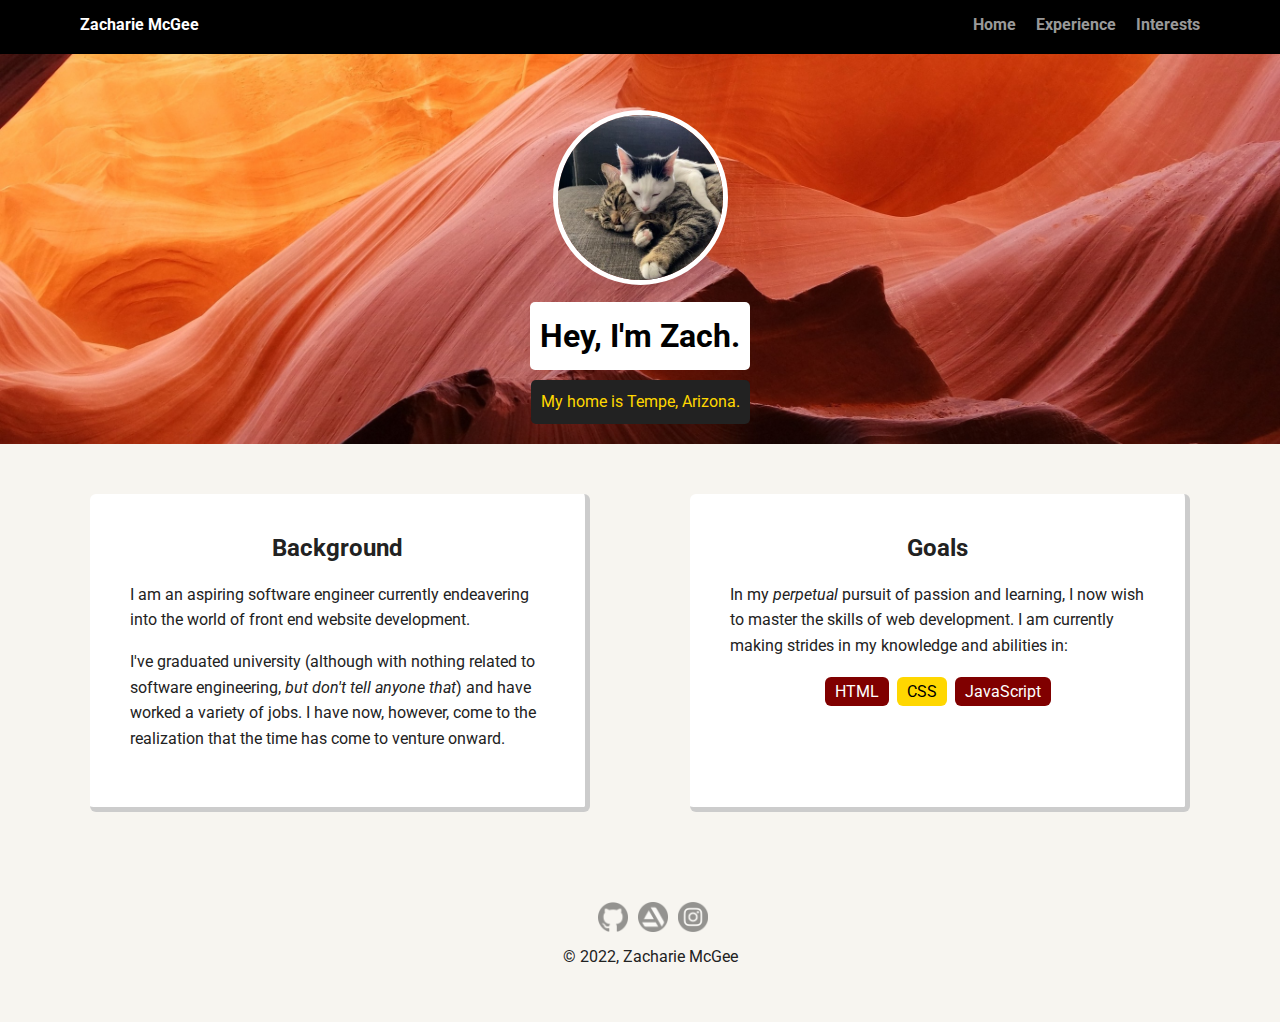
<file: index.html>
<!doctype html>
<html lang="en">
<head>
  <meta charset="utf-8">
  <title>Zacharie McGee's Profile</title>
  <meta name="viewport" content="width=device-width, initial-scale=1.0">
  <link rel="stylesheet" href="../style/styles.css">
  <link href="https://fonts.googleapis.com/css?family=Muli%7CRoboto:400,300,500,700,900" rel="stylesheet"></head>
  <body>

    <nav class="nav-bar">
        <ul class="nav-list">
          <li class="name">Zacharie McGee</li>
          <li><a href="/index.html">Home</a></li>
          <li><a href="/pages/experience.html">Experience</a></li>
          <li><a href="/pages/interests.html">Interests</a></li>
        </ul>
    </nav>

    <header class="home-header">
      <img src="../images/cats.jpg" alt="Zach's Cats" title="My Kitty Cats" class="profile-image">
      <h1 class="tag main">Hey, I'm Zach.</h1>
      <p class="tag location">My home is Tempe, Arizona.</p>
    </header>

    <main class="flex">

      <section class="flexcard">
        <h2 class="card-title">Background</h2>
        <p>I am an aspiring software engineer currently endeavering into the world of front end website development.</p>
        <p>I've graduated university (although with nothing related to software engineering, <em>but don't tell anyone that</em>) and have worked a variety of jobs. I have now, however, come to the realization that the time has come to venture onward.</p>
      </section> 

      <section class="flexcard">
        <h2 class="card-title">Goals</h2>
        <p>In my <em>perpetual</em> pursuit of passion and learning, I now wish to master the skills of web development. I am currently making strides in my knowledge and abilities in:</p>
        <ul class="skill-list">
          <li>HTML</li>
          <li>CSS</li>
          <li>JavaScript</li>
        </ul>
      </section>

    </main>

    <footer>
      <ul>
      
        <li><a href="https://github.com/SkeetersDevJourney" target="_blank" class="social git" title="GitHub">Github</a></li>
        <li><a href="https://zachs_devjourney.artstation.com" target="_blank" class="social artstation" title="ArtStation">ArtStation</a></li>
        <li><a href="https://www.instagram.com/zachs_devjourney" target="_blank" class="social insta" title="Instagram">Instagram</a></li>
        
      </ul>
      <p class="copyright">&copy; 2022, Zacharie McGee</p>

    </footer>

  </body>
  </html>
</file>
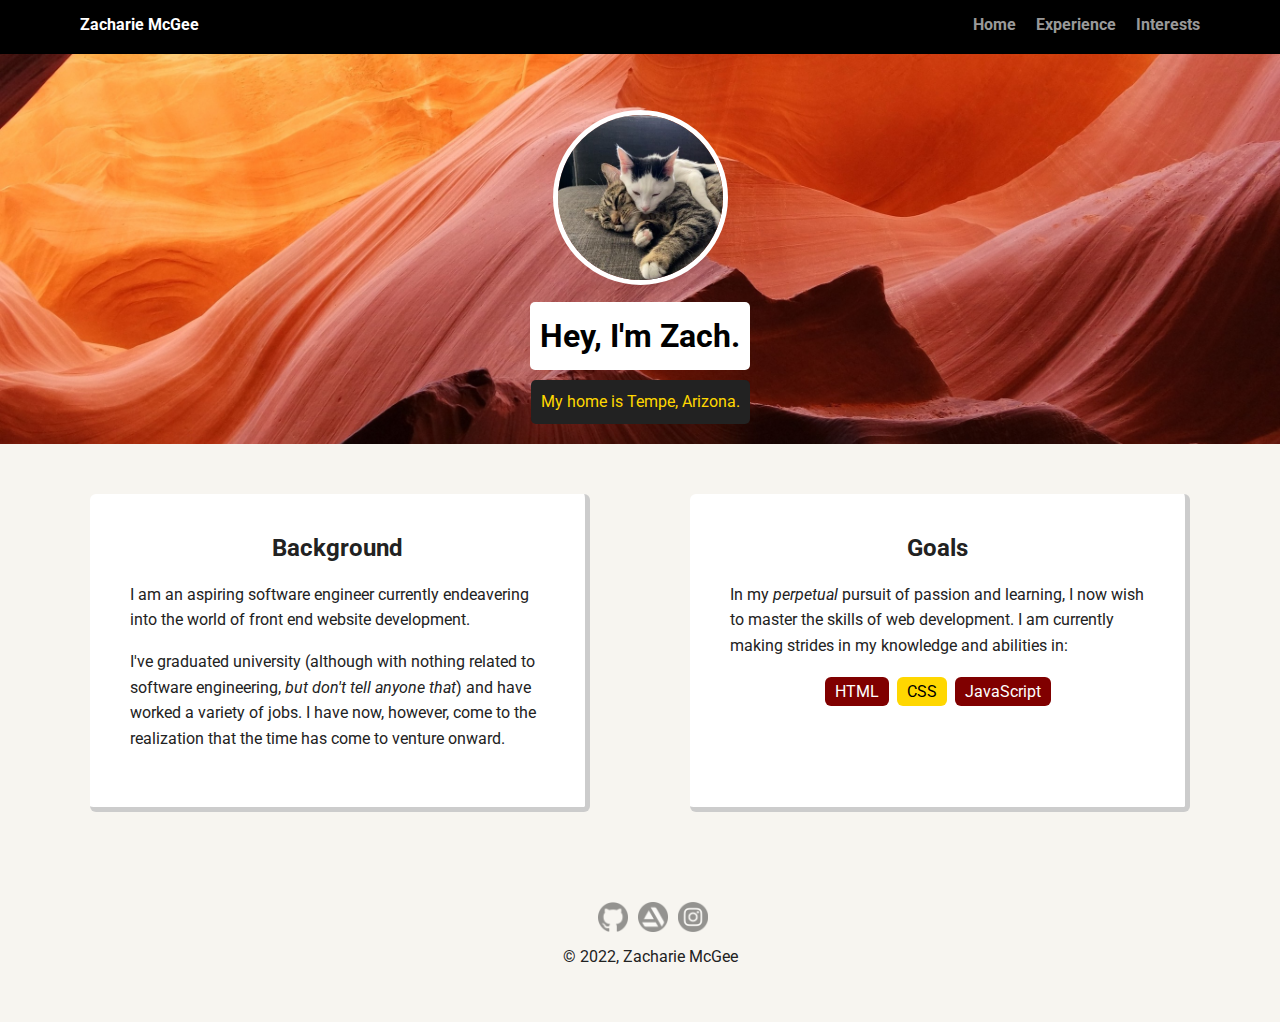
<file: Project01_Portfolio/pages/index.html>
<!doctype html>
<html lang="en">
<head>
  <meta charset="utf-8">
  <title>Zacharie McGee's Profile</title>
  <meta name="viewport" content="width=device-width, initial-scale=1.0">
  <link rel="stylesheet" href="../style/styles.css">
  <link href="https://fonts.googleapis.com/css?family=Muli%7CRoboto:400,300,500,700,900" rel="stylesheet"></head>
  <body>

    <nav class="main-nav">
        <ul class="nav">
          <li class="name">Zacharie McGee</li>
          <li><a href="../pages/index.html">Home</a></li>
          <li><a href="../pages/experience.html">Experience</a></li>
          <li><a href="../pages/interests.html">Interests</a></li>
        </ul>
    </nav>

    <header class="home-header">
      <img src="../images/cats.jpg" alt="Zach's Cats" title="My Kitty Cats" class="profile-image">
      <h1 class="tag main">Hey, I'm Zach.</h1>
      <p class="tag location">My home is Tempe, Arizona.</p>
    </header>

    <main class="flex">

      <section class="card">
        <h2 class="card-title">Background</h2>
        <p>I am an aspiring software engineer currently endeavering into the world of front end website development.</p>
        <p>I've graduated university (although with nothing related to software engineering, <em>but don't tell anyone that</em>) and have worked a variety of jobs. I have now, however, come to the realization that the time has come to venture onward.</p>
      </section> 

      <section class="card">
        <h2 class="card-title">Goals</h2>
        <p>In my <em>perpetual</em> pursuit of passion and learning, I now wish to master the skills of web development. I am currently making strides in my knowledge and abilities in:</p>
        <ul class="skills">
          <li>HTML</li>
          <li>CSS</li>
          <li>JavaScript</li>
        </ul>
      </section>

    </main>

    <footer>
      <ul>
      
        <li><a href="https://github.com/SkeetersDevJourney" target="_blank" class="social git" title="GitHub">Github</a></li>
        <li><a href="https://zachs_devjourney.artstation.com" target="_blank" class="social artstation" title="ArtStation">ArtStation</a></li>
        <li><a href="https://www.instagram.com/zachs_devjourney" target="_blank" class="social insta" title="Instagram">Instagram</a></li>
        
      </ul>
      <p class="copyright">&copy; 2022, Zacharie McGee</p>

    </footer>

  </body>
  </html>
</file>
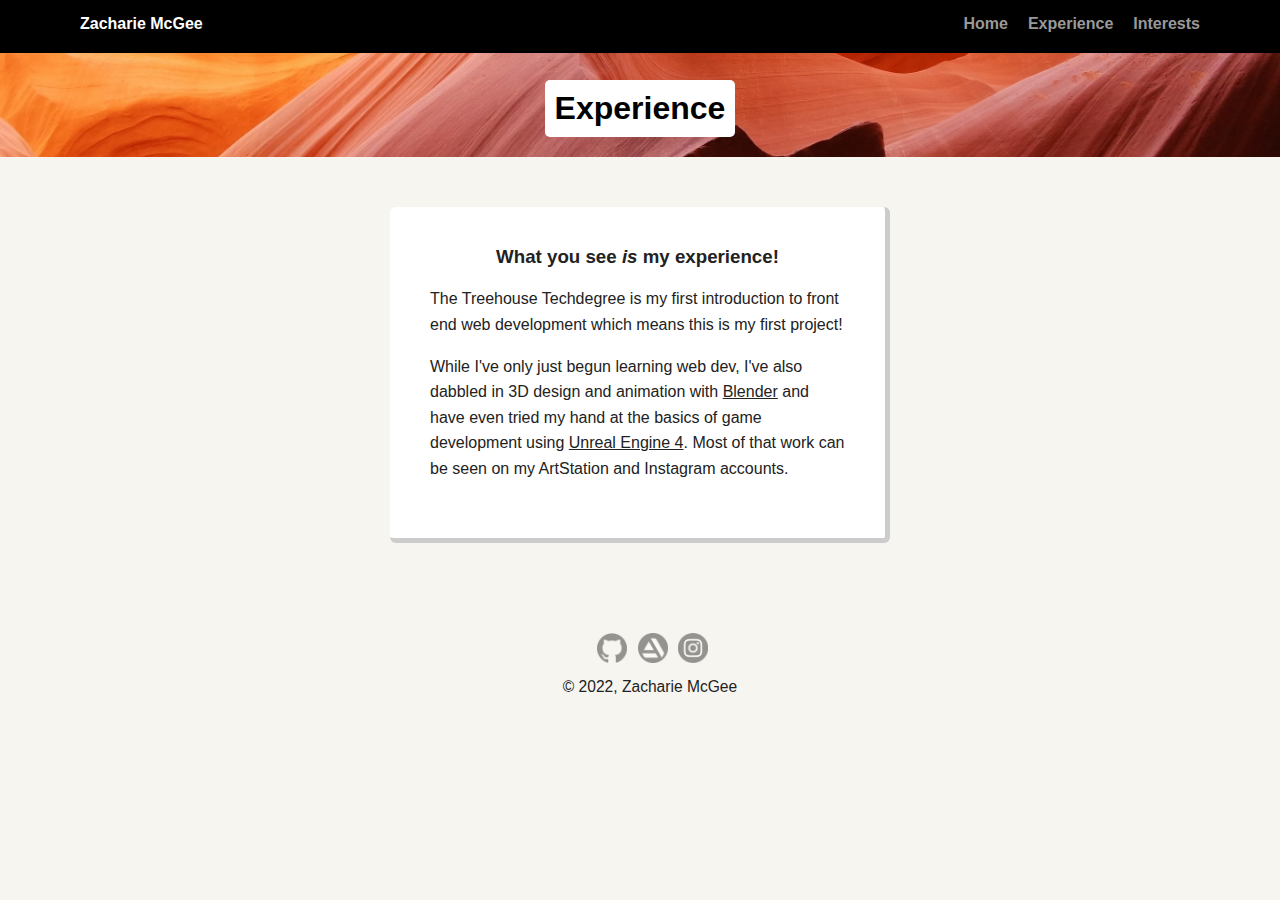
<file: pages/experience.html>
<!DOCTYPE html>
<html lang="en">
<head>
  <title>Experience</title>
  <link rel="stylesheet" href="../style/styles.css">
  <meta charset="utf-8">
  <meta http-equiv="X-UA-Compatible" content="IE=edge">
  <meta name="viewport" content="width=device-width, initial-scale=1.0">
</head>
  <body>

    <nav class="nav-bar">
      <ul class="nav-list">
        <li class="name">Zacharie McGee</li>
        <li><a href="/index.html">Home</a></li>
        <li><a href="/pages/experience.html">Experience</a></li>
        <li><a href="/pages/interests.html">Interests</a></li>
      </ul>
    </nav>

    <header class="other-headers">
      <h1 class="tag main">Experience</h1>
    </header>

    <main class="flex"> 

      <section class="flexcard">
        <h3 class="card-text-1">What you see <em>is</em> my experience!</h3>
        <p>The Treehouse Techdegree is my first introduction to front end web development which means this is my first project!</p>
        <p>While I've only just begun learning web dev, I've also dabbled in 3D design and animation with <u>Blender</u> and have even tried my hand at the basics of game development using <u>Unreal Engine 4</u>. Most of that work can be seen on my ArtStation and Instagram accounts.</p>
      </section> 

    </main>
    <footer>
      <ul>
      
        <li><a href="https://github.com/SkeetersDevJourney" target="_blank" class="social git" title="GitHub">Github</a></li>
        <li><a href="https://zachs_devjourney.artstation.com" target="_blank" class="social artstation" title="ArtStation">ArtStation</a></li>
        <li><a href="https://www.instagram.com/zachs_devjourney" target="_blank" class="social insta" title="Instagram">Instagram</a></li>
        
      </ul>
      <p class="copyright">&copy; 2022, Zacharie McGee</p>
    </footer>
  </body>
</html>
</file>
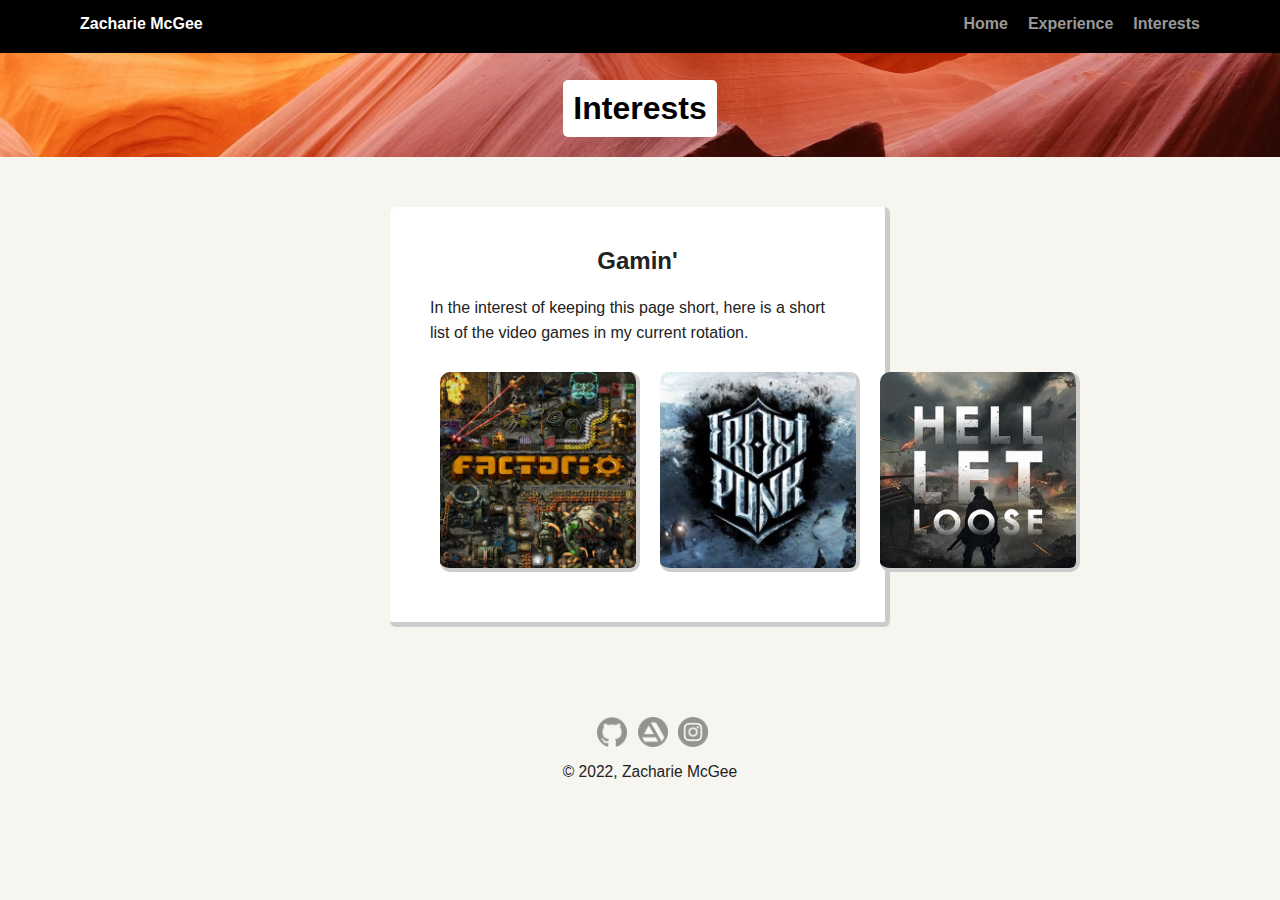
<file: pages/interests.html>
<!DOCTYPE html>
<html lang="en">
<head>
  <title>Interests</title>
  <link rel="stylesheet" href="../style/styles.css">
  <meta charset="UTF-8">
  <meta http-equiv="X-UA-Compatible" content="IE=edge">
  <meta name="viewport" content="width=device-width, initial-scale=1.0">
</head>
  <body>

    <nav class="nav-bar">
      <ul class="nav-list">
        <li class="name">Zacharie McGee</li>
        <li><a href="/index.html">Home</a></li>
        <li><a href="/pages/experience.html">Experience</a></li>
        <li><a href="/pages/interests.html">Interests</a></li>
      </ul>
    </nav>

    <header class="other-headers">
      <h1 class="tag main">Interests</h1>
    </header>

    <main class="flex">

      <section class="flexcard">
        <h2 class="card-text-1">Gamin'</h2>
          <p>In the interest of keeping this page short, here is a short list of the video games in my current rotation.</p>
          <div class="flex">
            <img src="../images/factorio_img.jpg" alt="Factorio" class="game-img">
            <img src="../images/frostpunk_img.jpg" alt="Frostpunk" class="game-img">
            <img src="../images/HLL_img.jpg" alt="Hell Let Loose" class="game-img">
          </div>
      </section>

    </main>
    <footer>
      <ul>
      
        <li><a href="https://github.com/SkeetersDevJourney" target="_blank" class="social git" title="GitHub">Github</a></li>
        <li><a href="https://zachs_devjourney.artstation.com" target="_blank" class="social artstation" title="ArtStation">ArtStation</a></li>
        <li><a href="https://www.instagram.com/zachs_devjourney" target="_blank" class="social insta" title="Instagram">Instagram</a></li>
        
      </ul>
      <p class="copyright">&copy; 2022, Zacharie McGee</p>
    </footer>
  </body>
</html>
</file>
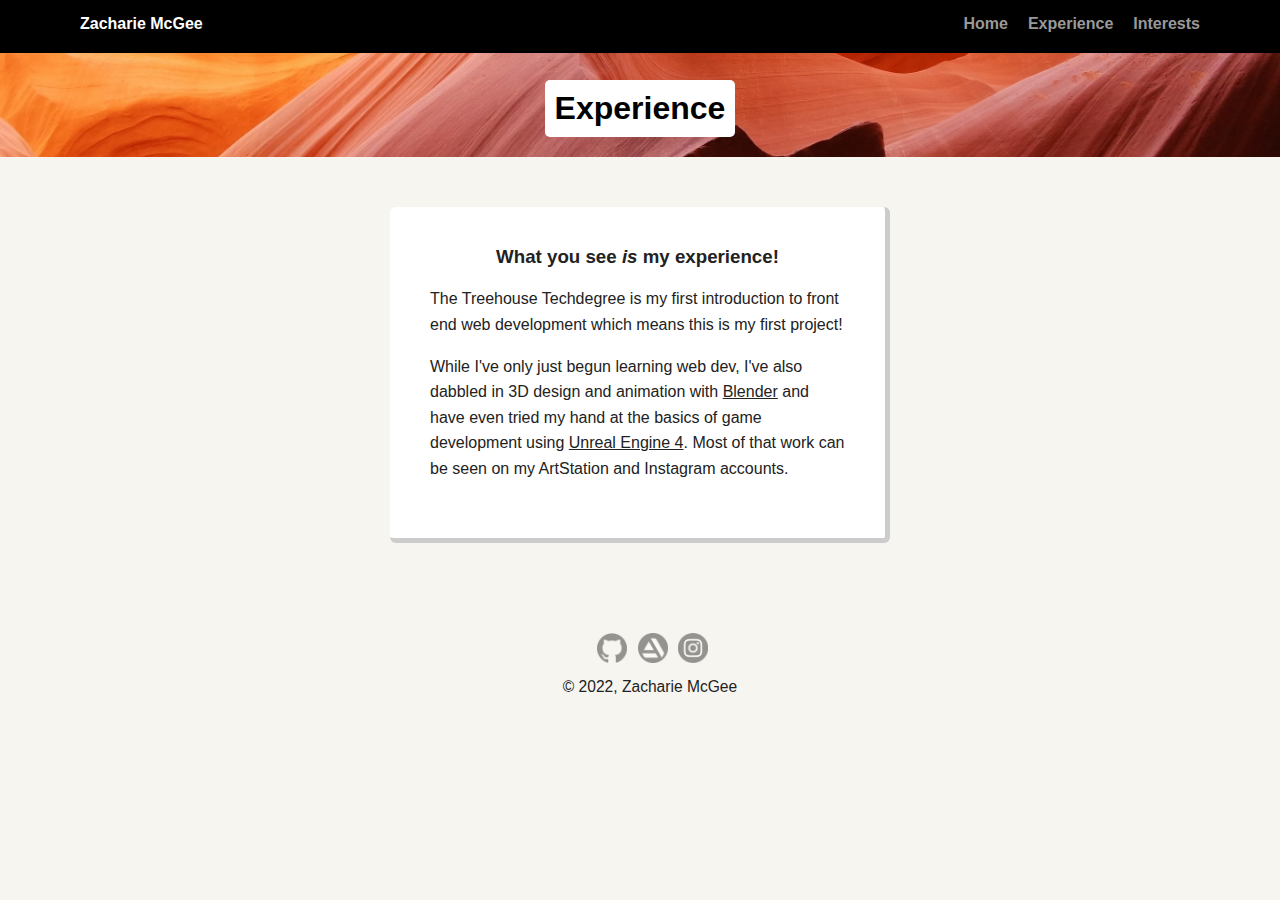
<file: Project01_Portfolio/pages/experience.html>
<!DOCTYPE html>
<html lang="en">
<head>
  <title>Experience</title>
  <link rel="stylesheet" href="../style/styles.css">
  <meta charset="utf-8">
  <meta http-equiv="X-UA-Compatible" content="IE=edge">
  <meta name="viewport" content="width=device-width, initial-scale=1.0">
  <title>Document</title>
</head>
  <body>

    <nav class="main-nav">
      <ul class="nav">
        <li class="name">Zacharie McGee</li>
        <li><a href="../pages/index.html">Home</a></li>
        <li><a href="../pages/experience.html">Experience</a></li>
        <li><a href="../pages/interests.html">Interests</a></li>
      </ul>
    </nav>

    <header class="other-headers">
      <h1 class="tag main">Experience</h1>
    </header>

    <main class="flex"> 

      <section class="card">
        <h3 class="card-text-1">What you see <em>is</em> my experience!</h3>
        <p>The Treehouse Techdegree is my first introduction to front end web development which means this is my first project!</p>
        <p>While I've only just begun learning web dev, I've also dabbled in 3D design and animation with <u>Blender</u> and have even tried my hand at the basics of game development using <u>Unreal Engine 4</u>. Most of that work can be seen on my ArtStation and Instagram accounts.</p>
      </section> 

    </main>
    <footer>
      <ul>
      
        <li><a href="https://github.com/SkeetersDevJourney" target="_blank" class="social git" title="GitHub">Github</a></li>
        <li><a href="https://zachs_devjourney.artstation.com" target="_blank" class="social artstation" title="ArtStation">ArtStation</a></li>
        <li><a href="https://www.instagram.com/zachs_devjourney" target="_blank" class="social insta" title="Instagram">Instagram</a></li>
        
      </ul>
      <p class="copyright">&copy; 2022, Zacharie McGee</p>
    </footer>
  </body>
</html>
</file>
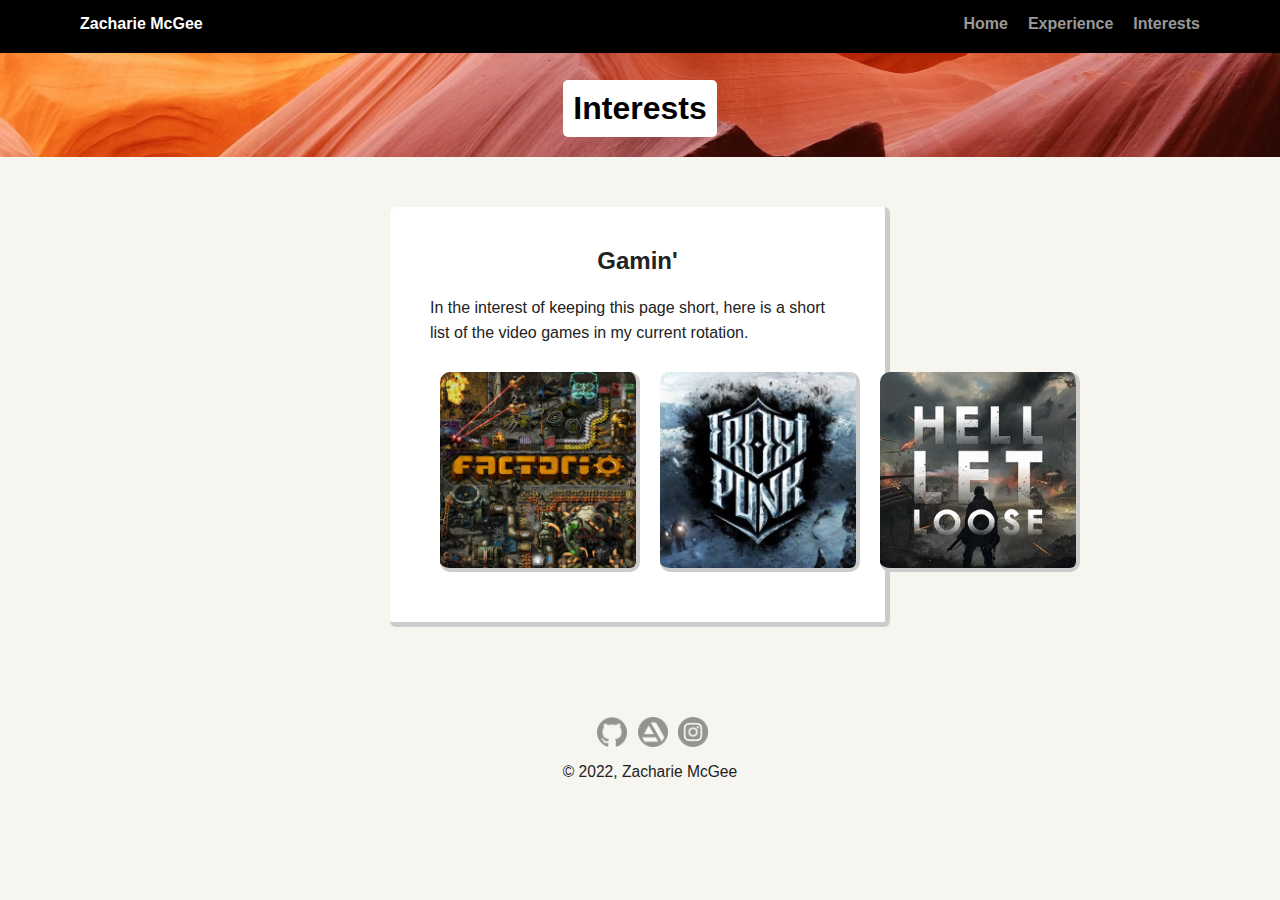
<file: Project01_Portfolio/pages/interests.html>
<!DOCTYPE html>
<html lang="en">
<head>
  <title>Interests</title>
  <link rel="stylesheet" href="../style/styles.css">
  <meta charset="UTF-8">
  <meta http-equiv="X-UA-Compatible" content="IE=edge">
  <meta name="viewport" content="width=device-width, initial-scale=1.0">
  <title>Document</title>
</head>
  <body>

    <nav class="main-nav">
      <ul class="nav">
        <li class="name">Zacharie McGee</li>
        <li><a href="../pages/index.html">Home</a></li>
        <li><a href="../pages/experience.html">Experience</a></li>
        <li><a href="../pages/interests.html">Interests</a></li>
      </ul>
    </nav>

    <header class="other-headers">
      <h1 class="tag main">Interests</h1>
    </header>

    <main class="flex">

      <section class="card">
        <h2 class="card-text-1">Gamin'</h2>
          <p>In the interest of keeping this page short, here is a short list of the video games in my current rotation.</p>
          <div class="flex">
            <img src="../images/factorio_img.jpg" alt="Factorio" class="game-img">
            <img src="../images/frostpunk_img.jpg" alt="Frostpunk" class="game-img">
            <img src="../images/HLL_img.jpg" alt="Hell Let Loose" class="game-img">
          </div>
      </section>

    </main>
    <footer>
      <ul>
      
        <li><a href="https://github.com/SkeetersDevJourney" target="_blank" class="social git" title="GitHub">Github</a></li>
        <li><a href="https://zachs_devjourney.artstation.com" target="_blank" class="social artstation" title="ArtStation">ArtStation</a></li>
        <li><a href="https://www.instagram.com/zachs_devjourney" target="_blank" class="social insta" title="Instagram">Instagram</a></li>
        
      </ul>
      <p class="copyright">&copy; 2022, Zacharie McGee</p>
    </footer>
  </body>
</html>
</file>
<file: style/styles.css>
/* Global Layout Set-up */
* { 
  box-sizing: border-box;
}
  
body {
  margin: 0;
  padding: 0;
  text-align: center;
  font-family: 'Roboto', sans-serif;
  color: #222;
  background: #f7f5f0;
}
/* Link Styles */

a {
  text-decoration: none;
  color: #999;
}
a:hover {
  color: #6633ff;
}

/* Section Styles */

.nav-bar {
  width: 100%;
  background: black;
  min-height: 30px;
  padding: 10px;
  position: fixed;
  text-align: center;
}
.nav-list {
  display: flex;
  justify-content: space-around;
  font-weight: 700;
  list-style-type: none;
  margin: 0 auto;
  padding: 0;
}

.nav-list .name {
    display: block;
    margin-right: auto;
    color: white;
}
.nav-list li {
  padding: 5px 10px 10px 10px;
}
.nav-list a {
  transition: all .5s;
}
.nav-list a:hover {
  color: white
}

.home-header {
  text-align: center;
  background: url('../images/AZ_img.jpg') no-repeat center ;
  background-size: cover;
  overflow: hidden;
  padding-top: 60px;
}

.home-header {
  line-height: 1.5;
}

.other-headers {
  text-align: center;
  background: url('../images/AZ_img.jpg') no-repeat center ;
  background-size: cover;
  overflow: hidden;
  padding-top: 70px;
  padding-bottom: 10px;
}

header .profile-image {
  margin-top: 50px;
  width: 175px;
  height: 175px;
  border-radius: 50%;
  border: 5px solid white;
  transition: all .5s;
}
header .profile-image:hover {
  border: 5px solid #222;
  transform: scale(1.2) rotate(7.5deg);
}
.tag {
  background-color: white;
  color: black;
  padding: 10px;
  border-radius: 5px;
  display: table;
  margin: 10px auto;
  transition: all .5s;
} 

.main:hover {
  transform: scale(1.2);
  background-color: #222;
  color:  gold;
}

.location {
  background-color: #222;
  color: gold;
  margin-bottom: 20px;
}
.flexcard {
  margin: 30px;
  padding: 20px 40px 40px;
  max-width: 500px;
  text-align: left;
  background: #fff;
  border-bottom: 5px solid #ccc;
  border-right:  5px solid #ccc;
  border-radius: 6px;
  transition: all .5s;
}
.flexcard:hover {
  border-color: maroon;
}
.card-title {
  text-align: center;
}

.card-text-1 {
  text-align: center;
}

.game-img {
  max-width: 200px;
  margin: 10px;
  border-bottom: 4px solid #ccc;
  border-right:  4px solid #ccc;
  border-radius: 10px;
}

.game-img:hover {
  border-color: maroon;
  transition: all .5s;
}

ul.skill-list {
  padding: 0;
  text-align: center;
}

.skill-list li {
  border-radius: 6px;
  display: inline-block;
  background: gold;
  color: white;
  padding: 5px 10px;
  margin: 2px;
}

.skill-list li:nth-child(odd) {
  background: maroon
  ;
}
.skill-list li:nth-child(even) {
  color: black
  ;
}

footer {
  width: 100%; 
  min-height: 30px;
  padding: 20px 0 40px 20px; 
}

footer .copyright {
  top: -8px;
  font-size: .75em;
}

footer ul {
  list-style-type: none;
  margin: 0;
  padding: 0;
}

footer ul li {
  display: inline-block;
}

.artstation {
  background-image: url(../images/art_img.png);
}
.git {
    background-image: url(../images/git_img.png);
}
.insta {
  background-image: url(../images/insta_img.png);
}

.social {
  display: inline-block;
  text-indent: -9999px;
  margin-left: 5px;
  width: 30px;
  height: 30px;
  background-size: 30px 30px;
  opacity: .4;
  transition: all .5s;
}

.social:hover {
  opacity: 1;
}
.clearfix {
  clear: both;
}

/* Styles for larger screens */
@media screen and (min-width: 720px) {
  
  .flex {
      display: -ms-flexbox;      /* TWEENER - IE 10 */
      display: flex; 
      max-width: 1200px;
      -ms-flex-pack: distribute;
      justify-content: space-around;
      margin: 0 auto;
  }

  .main-header {
    min-height: 470px;
  }

  .other-headers {
    min-height: 150px;
  }

  .nav-list {
    max-width: 1200px;
    padding: 0 30px;
  }


  main {
    padding-top: 20px;
  }

  main p {
    line-height: 1.6em;
  }

  footer {
    font-size: 1.3em;
    margin-top: 40px;
  }

}
</file>
<file: Project01_Portfolio/style/styles.css>
/* Global Layout Set-up */
* { 
  box-sizing: border-box;
}
  
body {
  margin: 0;
  padding: 0;
  text-align: center;
  font-family: 'Roboto', sans-serif;
  color: #222;
  background: #f7f5f0;
}
/* Link Styles */

a {
  text-decoration: none;
  color: #999;
}
a:hover {
  color: #6633ff;
}

/* Section Styles */

.main-nav {
  width: 100%;
  background: black;
  min-height: 30px;
  padding: 10px;
  position: fixed;
  text-align: center;
}
.nav {
  display: flex;
  justify-content: space-around;
  font-weight: 700;
  list-style-type: none;
  margin: 0 auto;
  padding: 0;
}

.nav .name {
    display: block;
    margin-right: auto;
    color: white;
}
.nav li {
  padding: 5px 10px 10px 10px;
}
.nav a {
  transition: all .5s;
}
.nav a:hover {
  color: white
}

.home-header {
  text-align: center;
  background: url('../images/AZ_img.jpg') no-repeat center ;
  background-size: cover;
  overflow: hidden;
  padding-top: 60px;
}

.home-header {
  line-height: 1.5;
}

.other-headers {
  text-align: center;
  background: url('../images/AZ_img.jpg') no-repeat center ;
  background-size: cover;
  overflow: hidden;
  padding-top: 70px;
  padding-bottom: 10px;
}

header .profile-image {
  margin-top: 50px;
  width: 175px;
  height: 175px;
  border-radius: 50%;
  border: 5px solid white;
  transition: all .5s;
}
header .profile-image:hover {
  border: 5px solid #222;
  transform: scale(1.2) rotate(7.5deg);
}
.tag {
  background-color: white;
  color: black;
  padding: 10px;
  border-radius: 5px;
  display: table;
  margin: 10px auto;
  transition: all .5s;
} 

.main:hover {
  transform: scale(1.2);
  background-color: #222;
  color:  gold;
}

.location {
  background-color: #222;
  color: gold;
  margin-bottom: 20px;
}
.card {
  margin: 30px;
  padding: 20px 40px 40px;
  max-width: 500px;
  text-align: left;
  background: #fff;
  border-bottom: 5px solid #ccc;
  border-right:  5px solid #ccc;
  border-radius: 6px;
  transition: all .5s;
}
.card:hover {
  border-color: maroon;
}
.card-title {
  text-align: center;
}

.card-text-1 {
  text-align: center;
}

.game-img {
  max-width: 200px;
  margin: 10px;
  border-bottom: 4px solid #ccc;
  border-right:  4px solid #ccc;
  border-radius: 10px;
}

.game-img:hover {
  border-color: maroon;
  transition: all .5s;
}

ul.skills {
  padding: 0;
  text-align: center;
}

.skills li {
  border-radius: 6px;
  display: inline-block;
  background: gold;
  color: white;
  padding: 5px 10px;
  margin: 2px;
}

.skills li:nth-child(odd) {
  background: maroon
  ;
}
.skills li:nth-child(even) {
  color: black
  ;
}

footer {
  width: 100%; 
  min-height: 30px;
  padding: 20px 0 40px 20px; 
}

footer .copyright {
  top: -8px;
  font-size: .75em;
}

footer ul {
  list-style-type: none;
  margin: 0;
  padding: 0;
}

footer ul li {
  display: inline-block;
}

.artstation {
  background-image: url(../images/art_img.png);
}
.git {
    background-image: url(../images/git_img.png);
}
.insta {
  background-image: url(../images/insta_img.png);
}

.social {
  display: inline-block;
  text-indent: -9999px;
  margin-left: 5px;
  width: 30px;
  height: 30px;
  background-size: 30px 30px;
  opacity: .4;
  transition: all .5s;
}

.social:hover {
  opacity: 1;
}
.clearfix {
  clear: both;
}

/* Styles for larger screens */
@media screen and (min-width: 720px) {
  
  .flex {
      display: -ms-flexbox;      /* TWEENER - IE 10 */
      display: flex; 
      max-width: 1200px;
      -ms-flex-pack: distribute;
      justify-content: space-around;
      margin: 0 auto;
  }

  .main-header {
    min-height: 470px;
  }

  .other-headers {
    min-height: 150px;
  }

  .nav {
    max-width: 1200px;
    padding: 0 30px;
  }


  main {
    padding-top: 20px;
  }

  main p {
    line-height: 1.6em;
  }

  footer {
    font-size: 1.3em;
    margin-top: 40px;
  }

}
</file>
